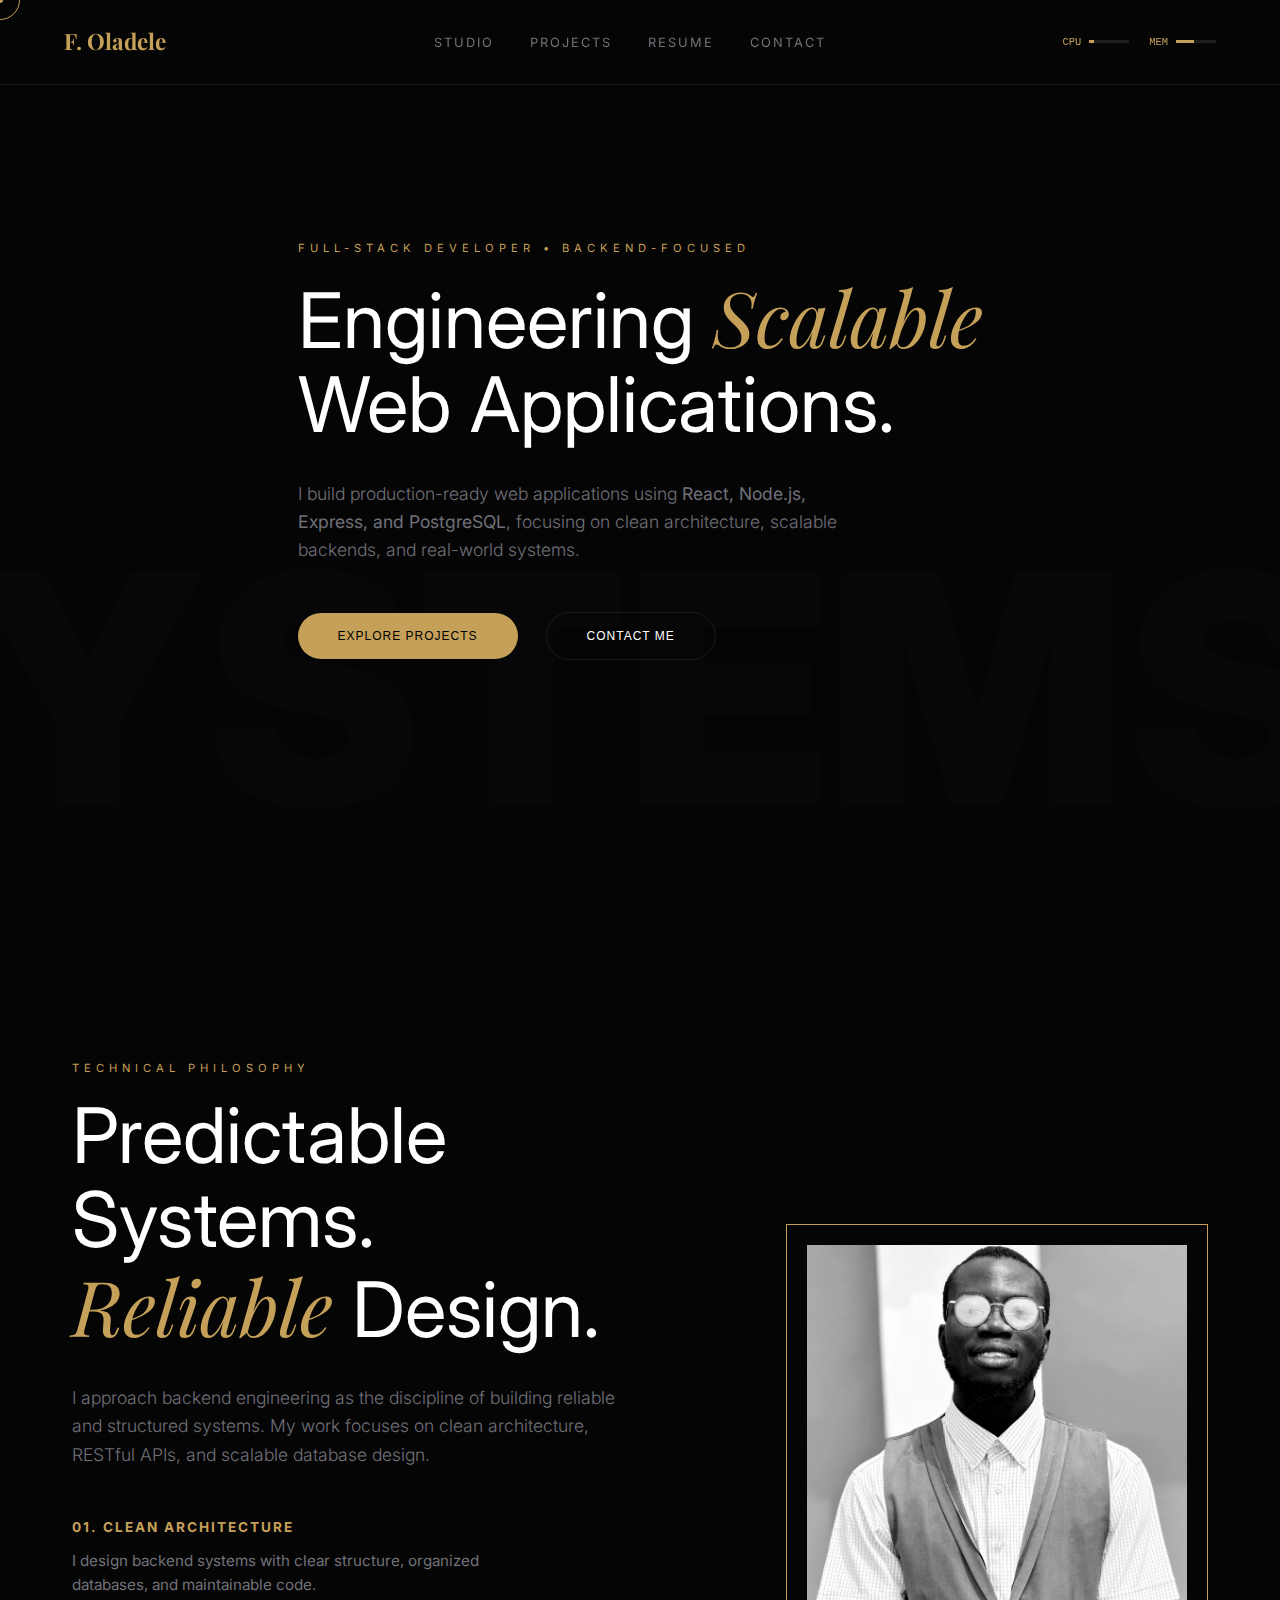
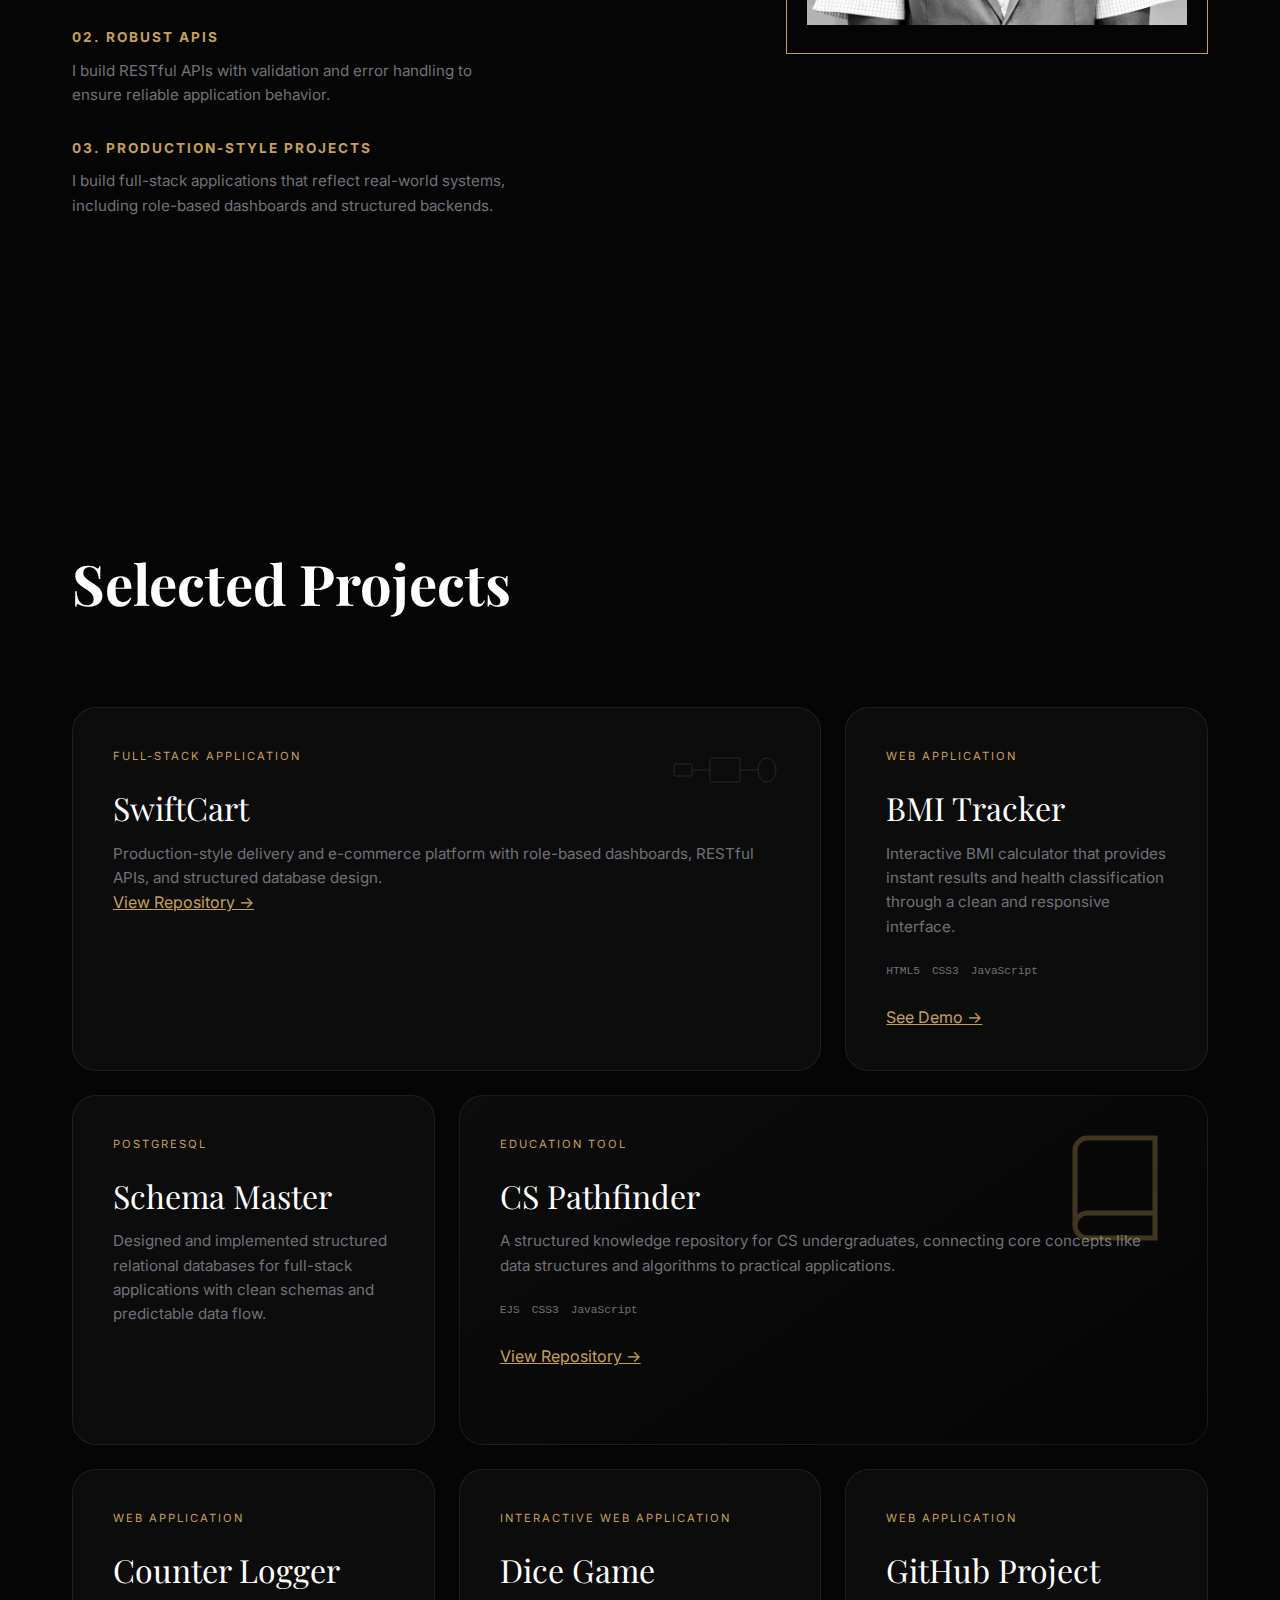
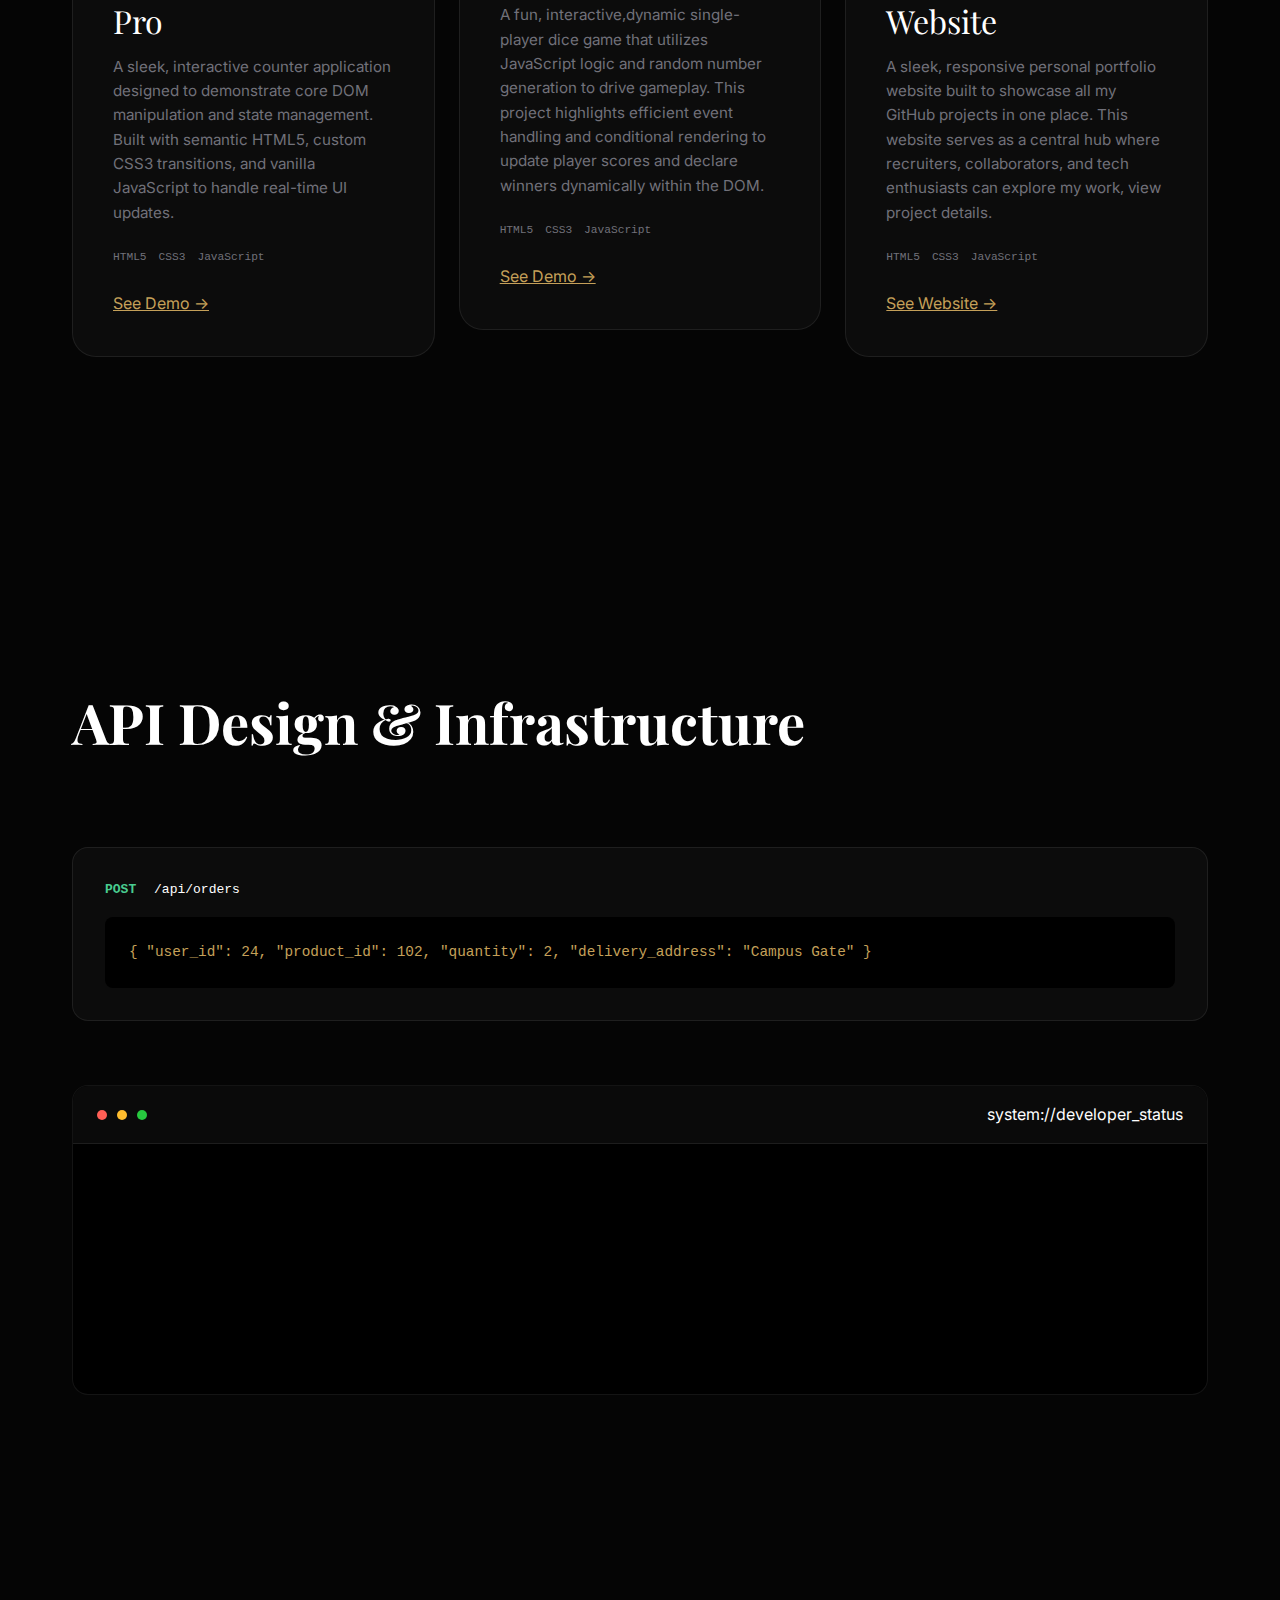
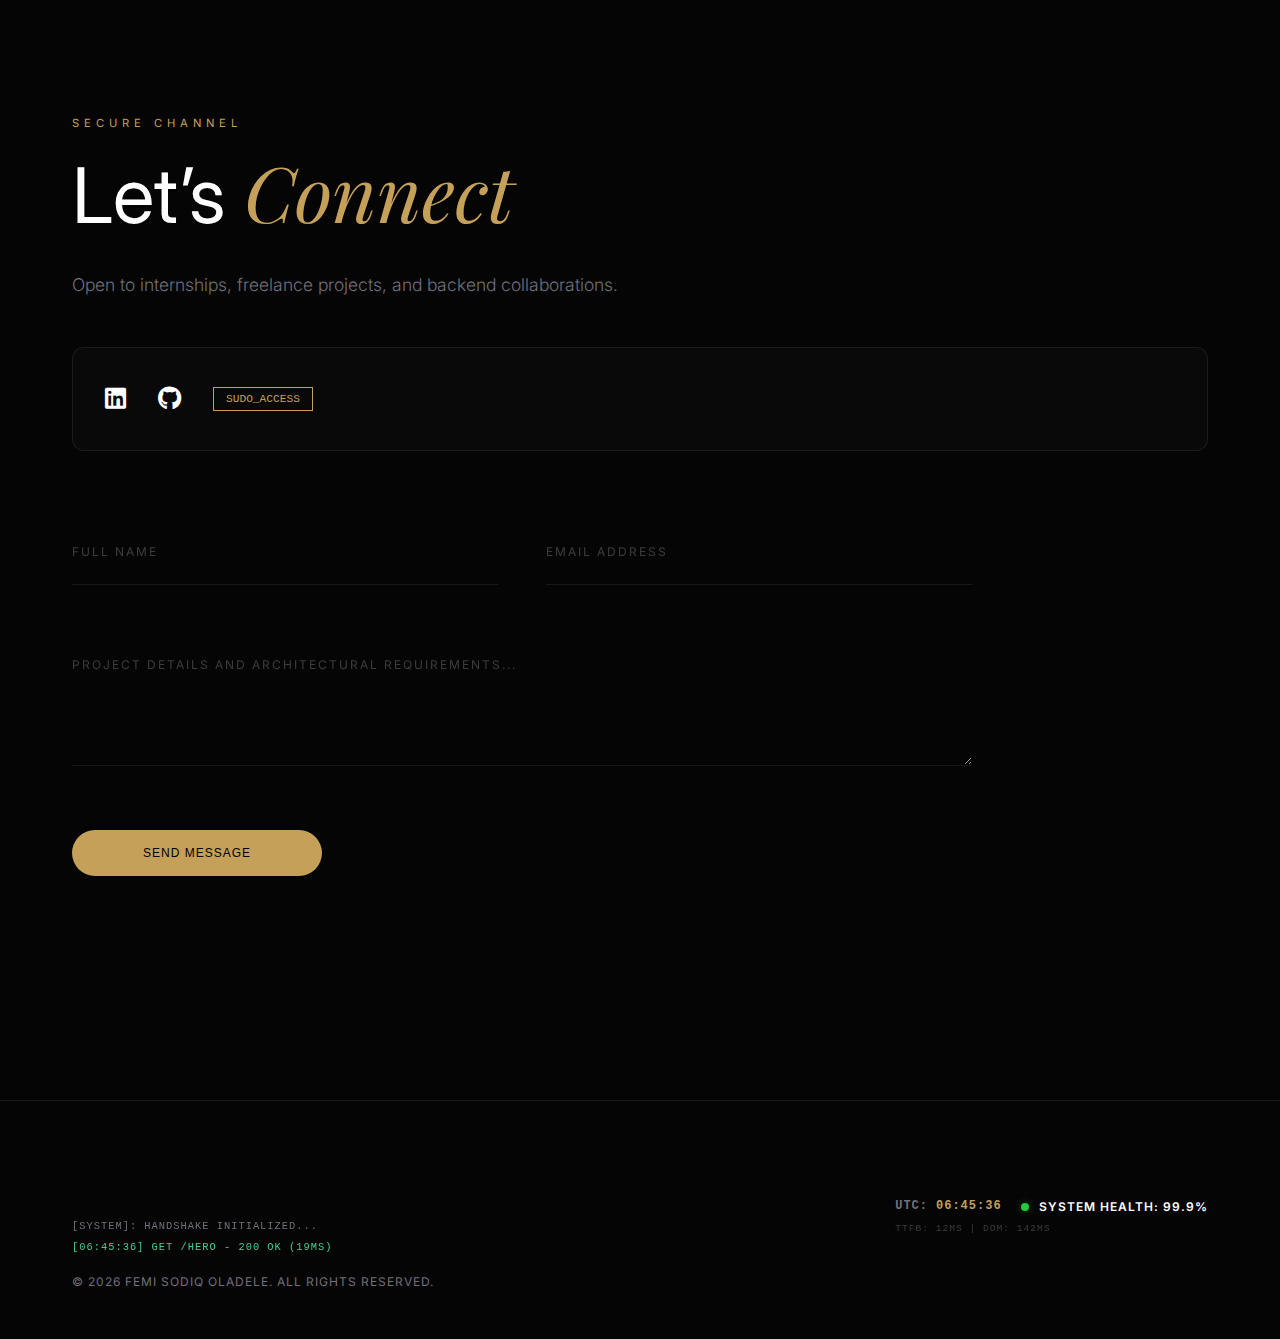
<file: index.html>
<!doctype html>
<html lang="en">
  <head>
    <meta charset="UTF-8" />
    <meta name="viewport" content="width=device-width, initial-scale=1.0" />
    <title>Femi Oladele | Software Engineer</title>
    <meta name="title" content="Femi Sodiq Oladele | Software Architect" />
    <meta
      name="description"
      content="Full Stack JavaScript Developer specializing in high-performance backends, Node.js, and relational architectures."
    />
    <meta
      name="keywords"
      content="Software Engineer, Backend Developer, Node.js, PostgreSQL, React, JavaScript, Femi Oladele"
    />
    <meta name="author" content="Femi Sodiq Oladele" />

    <meta name="theme-color" content="#050505" />
    <meta property="og:type" content="website" />
    <meta
      property="og:url"
      content="https://oluwafemi00.github.io/dev-portfolio/"
    />
    <meta
      property="og:title"
      content="Femi Sodiq Oladele | Software Engineer"
    />
    <meta
      property="og:description"
      content="Engineering Scalable Digital Backbones. View my projects, architectural logs, and resume."
    />
    <meta
      property="og:image"
      content="https://oluwafemi00.github.io/dev-portfolio/public/asset/image/og-preview.png"
    />

    <meta property="twitter:card" content="summary_large_image" />
    <meta
      property="twitter:url"
      content="https://oluwafemi00.github.io/dev-portfolio/"
    />
    <meta
      property="twitter:title"
      content="Femi Sodiq Oladele | Software Engineer"
    />
    <meta
      property="twitter:description"
      content="Engineering Scalable Digital Backbones. View my projects, architectural logs, and resume."
    />
    <meta
      property="twitter:image"
      content="https://oluwafemi00.github.io/dev-portfolio/public/asset/image/og-preview.png"
    />

    <link rel="preconnect" href="https://fonts.googleapis.com" />
    <link rel="preconnect" href="https://fonts.gstatic.com" crossorigin />

    <link
      href="https://fonts.googleapis.com/css2?family=Playfair+Display:ital,wght@0,700;1,700&family=Inter:wght@300;400;600&display=swap"
      rel="stylesheet"
    />

    <link
      rel="preload"
      href="https://cdnjs.cloudflare.com/ajax/libs/font-awesome/6.4.0/css/all.min.css"
      as="style"
      onload="
        this.onload = null;
        this.rel = 'stylesheet';
      "
    />
    <noscript
      ><link
        rel="stylesheet"
        href="https://cdnjs.cloudflare.com/ajax/libs/font-awesome/6.4.0/css/all.min.css"
    /></noscript>
    <link rel="stylesheet" href="style.css" />
    <link
      rel="icon"
      href="public/asset/image/codersrank-svgrepo-com.svg"
      type="image/svg+xml"
    />
  </head>

  <body>
    <div class="cursor-dot"></div>
    <div class="cursor-outline"></div>
    <div class="progress-bar"></div>

    <header class="navbar">
      <div class="logo-area">
        <span class="logo-text">F. Oladele</span>
      </div>

      <div class="mobile-toggle" id="mobile-menu-trigger">
        <span></span>
        <span></span>
        <span></span>
      </div>

      <nav class="nav-menu">
        <a href="#about" class="nav-link">Studio</a>
        <a href="#projects" class="nav-link">Projects</a>
        <a href="resume.html" class="nav-link">Resume</a>
        <a href="#contact" class="nav-link">Contact</a>
      </nav>

      <div class="system-monitor desktop-only">
        <div class="monitor-item">
          <span class="label">CPU</span>
          <div class="bar-bg">
            <div class="bar-fill" id="cpu-bar" style="width: 12%"></div>
          </div>
        </div>
        <div class="monitor-item">
          <span class="label">MEM</span>
          <div class="bar-bg">
            <div class="bar-fill" id="mem-bar" style="width: 44%"></div>
          </div>
        </div>
      </div>
    </header>

    <main>
      <section id="hero" class="hero-premium">
        <div class="hero-bg-text">SYSTEMS</div>
        <div class="container">
          <span class="eyebrow">Full-Stack Developer • Backend-Focused</span>
          <h1 class="statement">
            Engineering <span class="italic-serif">Scalable</span> <br />
            Web Applications.
          </h1>
          <p class="hero-description">
            I build production-ready web applications using
            <strong>React, Node.js, Express, and PostgreSQL</strong>, focusing
            on clean architecture, scalable backends, and real-world systems.
          </p>
          <div class="hero-btns">
            <button
              class="btn-premium magnetic"
              onclick="location.href = '#projects'"
            >
              Explore Projects
            </button>
            <button
              class="btn-outline magnetic"
              onclick="location.href = '#contact'"
            >
              Contact Me
            </button>
          </div>
        </div>
      </section>

      <section id="about" class="section">
        <div class="container philosophy-grid">
          <div class="philosophy-text">
            <span class="eyebrow">Technical Philosophy</span>
            <h2 class="statement">
              Predictable Systems. <br />
              <span class="italic-serif">Reliable</span> Design.
            </h2>
            <p class="hero-description">
              I approach backend engineering as the discipline of building
              reliable and structured systems. My work focuses on clean
              architecture, RESTful APIs, and scalable database design.
            </p>

            <div class="pillars">
              <article class="pillar-item">
                <h4>01. Clean Architecture</h4>
                <p>
                  I design backend systems with clear structure, organized
                  databases, and maintainable code.
                </p>
              </article>

              <article class="pillar-item">
                <h4>02. Robust APIs</h4>
                <p>
                  I build RESTful APIs with validation and error handling to
                  ensure reliable application behavior.
                </p>
              </article>

              <article class="pillar-item">
                <h4>03. Production-Style Projects</h4>
                <p>
                  I build full-stack applications that reflect real-world
                  systems, including role-based dashboards and structured
                  backends.
                </p>
              </article>
            </div>
          </div>
          <div class="philosophy-image">
            <div class="image-frame">
              <img
                src="./public/asset/image/IMG_20250210_141234_079.webp"
                alt="Femi Oladele Software Architect"
                class="elite-portrait"
                loading="lazy"
                decoding="async"
              />
            </div>
          </div>
        </div>
      </section>

      <section id="projects" class="section">
        <div class="container">
          <h2 class="section-title">Selected Projects</h2>

          <div class="bento-grid">
            <div class="bento-item wide">
              <div class="schema-mini">
                <svg viewBox="0 0 200 100" class="architecture-svg">
                  <rect
                    x="10"
                    y="40"
                    width="30"
                    height="20"
                    rx="2"
                    fill="none"
                    stroke="currentColor"
                  />
                  <path
                    d="M40 50 L70 50"
                    stroke="currentColor"
                    fill="none"
                    class="flow-line"
                  />
                  <rect
                    x="70"
                    y="30"
                    width="50"
                    height="40"
                    rx="2"
                    fill="none"
                    stroke="currentColor"
                  />
                  <path
                    d="M120 50 L150 50"
                    stroke="currentColor"
                    fill="none"
                    class="flow-line"
                  />
                  <ellipse
                    cx="165"
                    cy="50"
                    rx="15"
                    ry="20"
                    fill="none"
                    stroke="currentColor"
                  />
                </svg>
              </div>
              <div class="bento-content">
                <span class="tag">Full-Stack Application</span>
                <h3>SwiftCart</h3>
                <p>
                  Production-style delivery and e-commerce platform with
                  role-based dashboards, RESTful APIs, and structured database
                  design.
                </p>
                <div class="bento-links">
                  <a
                    href="https://github.com/Oluwafemi00/Full-Stack-Swiftcart-App"
                    target="_blank"
                    class="magnetic"
                    >View Repository →</a
                  >
                </div>
              </div>
            </div>

            <div class="bento-item">
              <div class="bento-content">
                <span class="tag">Web Application</span>
                <h3>BMI Tracker</h3>
                <p>
                  Interactive BMI calculator that provides instant results and
                  health classification through a clean and responsive
                  interface.
                </p>
              </div>
              <div class="tech-stack-mini">
                <span>HTML5</span><span>CSS3</span><span>JavaScript</span>
              </div>
              <div class="bento-links">
                <a
                  href="https://oluwafemi00.github.io/bmi-calculator-app/"
                  target="_blank"
                  class="btn-text"
                  >See Demo →</a
                >
              </div>
            </div>

            <div class="bento-item">
              <div class="bento-content">
                <span class="tag">PostgreSQL</span>
                <h3>Schema Master</h3>
                <p>
                  Designed and implemented structured relational databases for
                  full-stack applications with clean schemas and predictable
                  data flow.
                </p>
              </div>
            </div>

            <div class="bento-item wide archive-card">
              <div class="schema-mini">
                <svg
                  viewBox="0 0 24 24"
                  fill="none"
                  stroke="currentColor"
                  stroke-width="1"
                >
                  <path d="M4 19.5A2.5 2.5 0 0 1 6.5 17H20"></path>
                  <path
                    d="M6.5 2H20v20H6.5A2.5 2.5 0 0 1 4 19.5v-15A2.5 2.5 0 0 1 6.5 2z"
                  ></path>
                </svg>
              </div>

              <div class="bento-content">
                <span class="tag">Education Tool</span>
                <h3>CS Pathfinder</h3>
                <p>
                  A structured knowledge repository for CS undergraduates,
                  connecting core concepts like data structures and algorithms
                  to practical applications.
                </p>
                <div class="tech-stack-mini">
                  <span>EJS</span><span>CSS3</span><span>JavaScript</span>
                </div>
                <div class="bento-links">
                  <a
                    href="https://github.com/Oluwafemi00/CS-Pathfinder"
                    target="_blank"
                    class="btn-text"
                    >View Repository →</a
                  >
                </div>
              </div>
            </div>

            <div>
              <div class="bento-item">
                <div class="bento-content">
                  <span class="tag">Web Application</span>
                  <h3>Counter Logger Pro</h3>
                  <p>
                    A sleek, interactive counter application designed to
                    demonstrate core DOM manipulation and state management.
                    Built with semantic HTML5, custom CSS3 transitions, and
                    vanilla JavaScript to handle real-time UI updates.
                  </p>
                </div>
                <div class="tech-stack-mini">
                  <span>HTML5</span><span>CSS3</span><span>JavaScript</span>
                </div>
                <div class="bento-links">
                  <a
                    href="https://oluwafemi00.github.io/counter-App/"
                    target="_blank"
                    class="btn-text"
                    >See Demo →</a
                  >
                </div>
              </div>
            </div>
            <div>
              <div class="bento-item">
                <div class="bento-content">
                  <span class="tag">Interactive Web Application</span>
                  <h3>Dice Game</h3>
                  <p>
                    A fun, interactive,dynamic single-player dice game that
                    utilizes JavaScript logic and random number generation to
                    drive gameplay. This project highlights efficient event
                    handling and conditional rendering to update player scores
                    and declare winners dynamically within the DOM.
                  </p>
                </div>
                <div class="tech-stack-mini">
                  <span>HTML5</span><span>CSS3</span><span>JavaScript</span>
                </div>
                <div class="bento-links">
                  <a
                    href="https://oluwafemi00.github.io/Dice-Game/"
                    target="_blank"
                    class="btn-text"
                    >See Demo →</a
                  >
                </div>
              </div>
            </div>
            <div>
              <div class="bento-item">
                <div class="bento-content">
                  <span class="tag">Web Application</span>
                  <h3>GitHub Project Website</h3>
                  <p>
                    A sleek, responsive personal portfolio website built to
                    showcase all my GitHub projects in one place. This website
                    serves as a central hub where recruiters, collaborators, and
                    tech enthusiasts can explore my work, view project details.
                    <!-- and access live demos. -->
                  </p>
                </div>
                <div class="tech-stack-mini">
                  <span>HTML5</span><span>CSS3</span><span>JavaScript</span>
                </div>
                <div class="bento-links">
                  <a
                    href="https://oluwafemi00.github.io/my-project-portfolio/"
                    target="_blank"
                    class="btn-text"
                    >See Website →</a
                  >
                </div>
              </div>
            </div>
          </div>
        </div>
      </section>

      <section id="infrastructure" class="section">
        <div class="container">
          <h2 class="section-title">API Design & Infrastructure</h2>

          <div class="api-doc-card" style="margin-bottom: 4rem">
            <div class="api-endpoint">
              <span class="method post">POST</span>
              <span class="path">/api/orders</span>
            </div>

            <div class="code-block-premium">
              <code>
                { "user_id": 24, "product_id": 102, "quantity": 2,
                "delivery_address": "Campus Gate" }
              </code>
            </div>
          </div>

          <div class="terminal-premium">
            <div class="terminal-header">
              <div class="dots">
                <span class="r"></span>
                <span class="y"></span>
                <span class="g"></span>
              </div>

              <span class="terminal-title">system://developer_status</span>
            </div>

            <div class="terminal-body">
              <p class="command">> current_focus</p>
              <p class="output">
                "Building production-style full-stack applications"
              </p>

              <p class="command">> tech_stack</p>
              <p class="output">"React • Node.js • Express • PostgreSQL"</p>

              <p class="command">> project</p>
              <p class="output">"SwiftCart – Delivery & E-commerce Platform"</p>

              <p class="command">> status</p>
              <p class="status">● Actively Developing</p>
            </div>
          </div>
        </div>
      </section>

      <section id="contact" class="section contact">
        <div class="container contact-content">
          <span class="eyebrow">Secure Channel</span>
          <h2 class="statement">
            Let’s <span class="italic-serif">Connect</span>
          </h2>
          <p class="hero-description">
            Open to internships, freelance projects, and backend collaborations.
          </p>

          <div class="access-vault">
            <div class="social-links" id="standard-links">
              <a
                href="https://linkedin.com/in/sodiq-oladele"
                target="_blank"
                title="LinkedIn"
                ><i class="fab fa-linkedin"></i
              ></a>
              <a
                href="https://github.com/Oluwafemi00"
                target="_blank"
                title="GitHub"
                ><i class="fab fa-github"></i
              ></a>
              <button id="elevate-btn" class="btn-mini-terminal magnetic">
                SUDO_ACCESS
              </button>
            </div>

            <div id="elevated-links" class="hidden-links" style="display: none">
              <div class="terminal-access-line">
                <span class="tag">DECRYPTED_LINK:</span>
                <a
                  href="https://wa.me/2348130732551?text=Hello%20I%20visited%20your%20website!"
                  target="_blank"
                  class="whatsapp-link"
                >
                  <i class="fab fa-whatsapp"></i> +234 813 073 2551
                </a>
              </div>
            </div>
          </div>

          <form
            id="contact-form"
            action="https://formspree.io/f/xwvnbydy"
            method="POST"
          >
            <div class="form-row">
              <input type="text" name="name" placeholder="Full Name" required />
              <input
                type="email"
                name="email"
                placeholder="Email Address"
                required
              />
            </div>
            <textarea
              name="message"
              placeholder="Project details and architectural requirements..."
              rows="4"
              required
            ></textarea>
            <button type="submit" class="btn-premium magnetic">
              Send Message
            </button>
          </form>
        </div>
      </section>
    </main>

    <footer class="footer">
      <div class="container footer-grid">
        <div class="footer-left">
          <div class="server-logs" id="log-stream">
            <div class="log-entry initializing">
              [SYSTEM]: Handshake initialized...
            </div>
          </div>
          <p>&copy; 2026 Femi Sodiq Oladele. All rights reserved.</p>
        </div>

        <div class="footer-right">
          <div class="footer-status">
            <div class="utc-clock">
              <span class="label">UTC:</span>
              <span id="server-time">00:00:00</span>
            </div>
            <span class="status-dot"></span>
            <span class="status-text">System Health: 99.9%</span>
          </div>
          <div
            class="perf-audit"
            style="
              margin-top: 5px;
              opacity: 0.5;
              font-family: monospace;
              font-size: 0.6rem;
            "
          >
            <span id="load-time">TTFB: 12ms</span> |
            <span id="dom-ready">DOM: 142ms</span>
          </div>
        </div>
      </div>
    </footer>

    <div id="kernel-panic" class="panic-overlay" style="display: none">
      <div class="panic-content">
        <h1 class="panic-title">FATAL_EXCEPTION_0x00F1</h1>
        <div class="panic-logs" id="panic-terminal"></div>
        <div class="panic-footer">
          <p>System stability compromised by rapid-fire requests.</p>
          <p>
            Type <span class="highlight">"REBOOT"</span> to initialize recovery
            sequence.
          </p>
          <input type="text" id="panic-input" autocomplete="off" />
        </div>
      </div>
    </div>

    <script src="main.js" defer></script>
  </body>
</html>
</file>
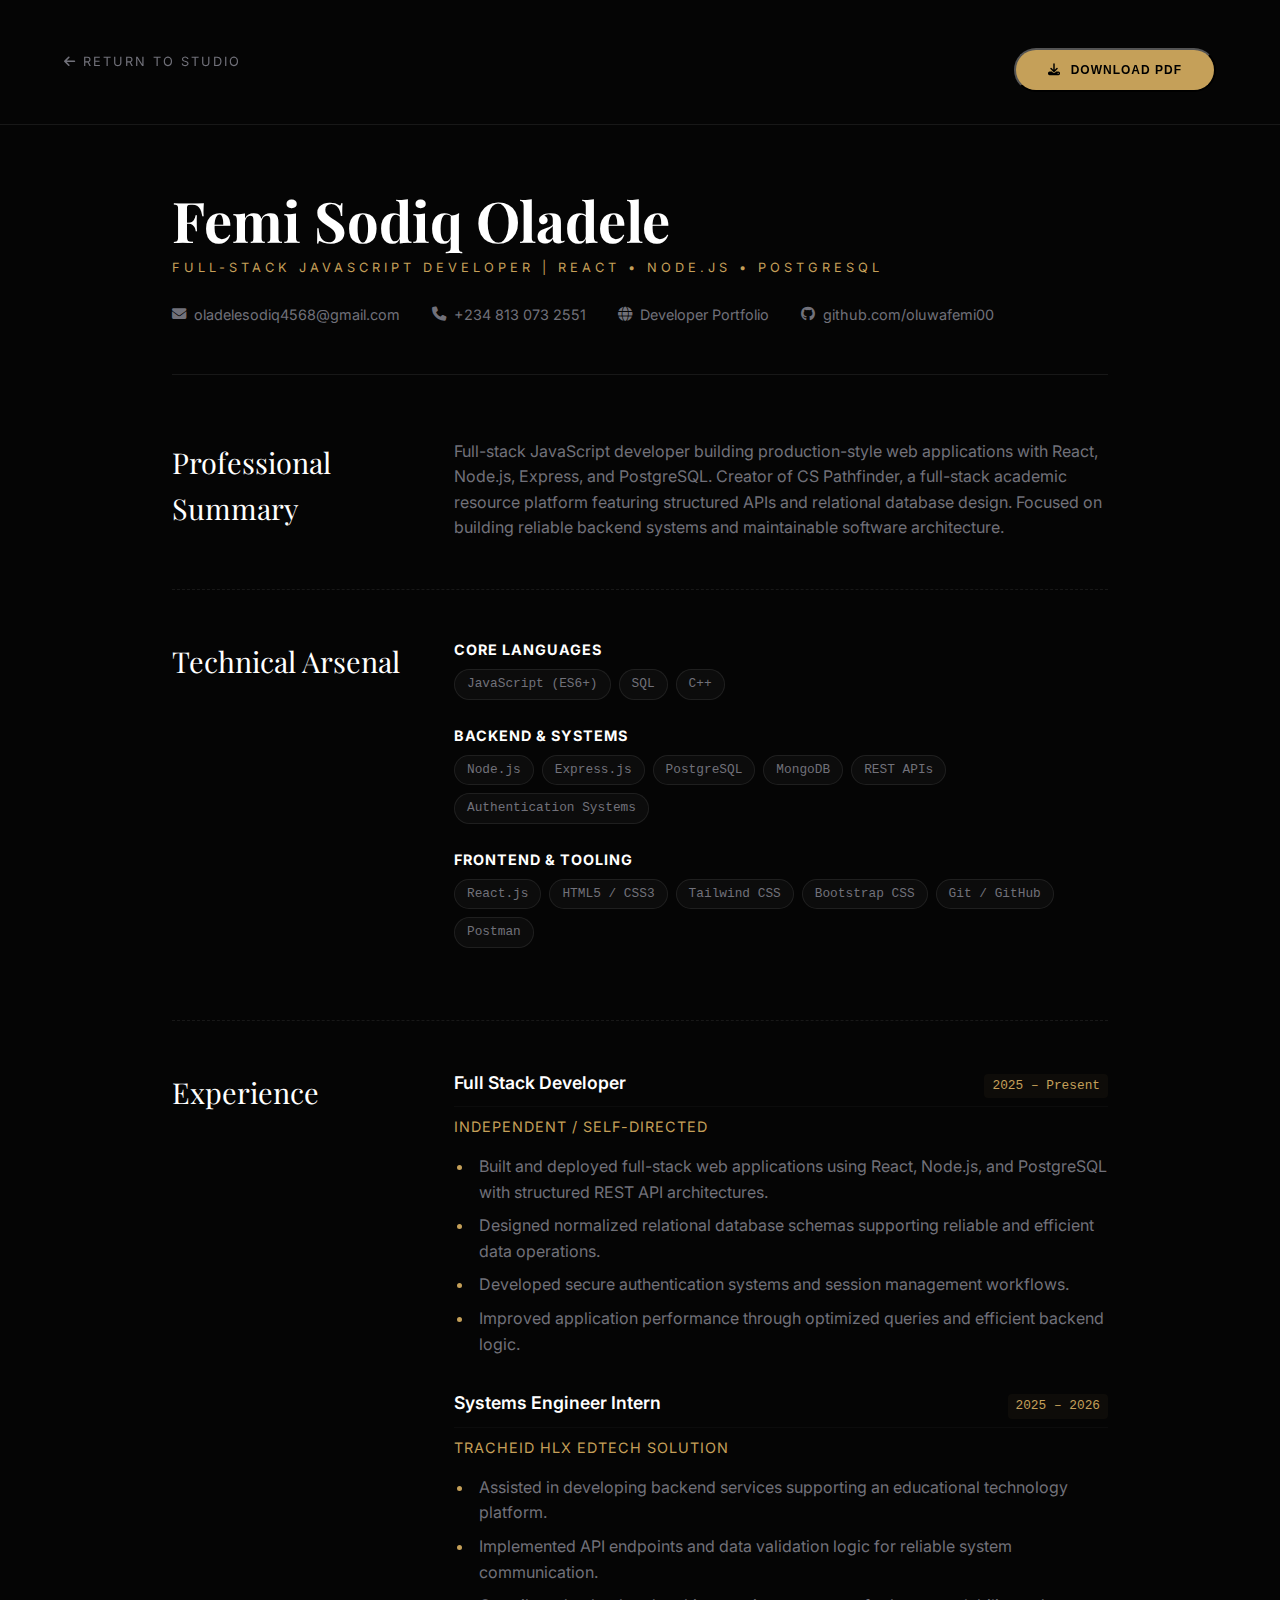
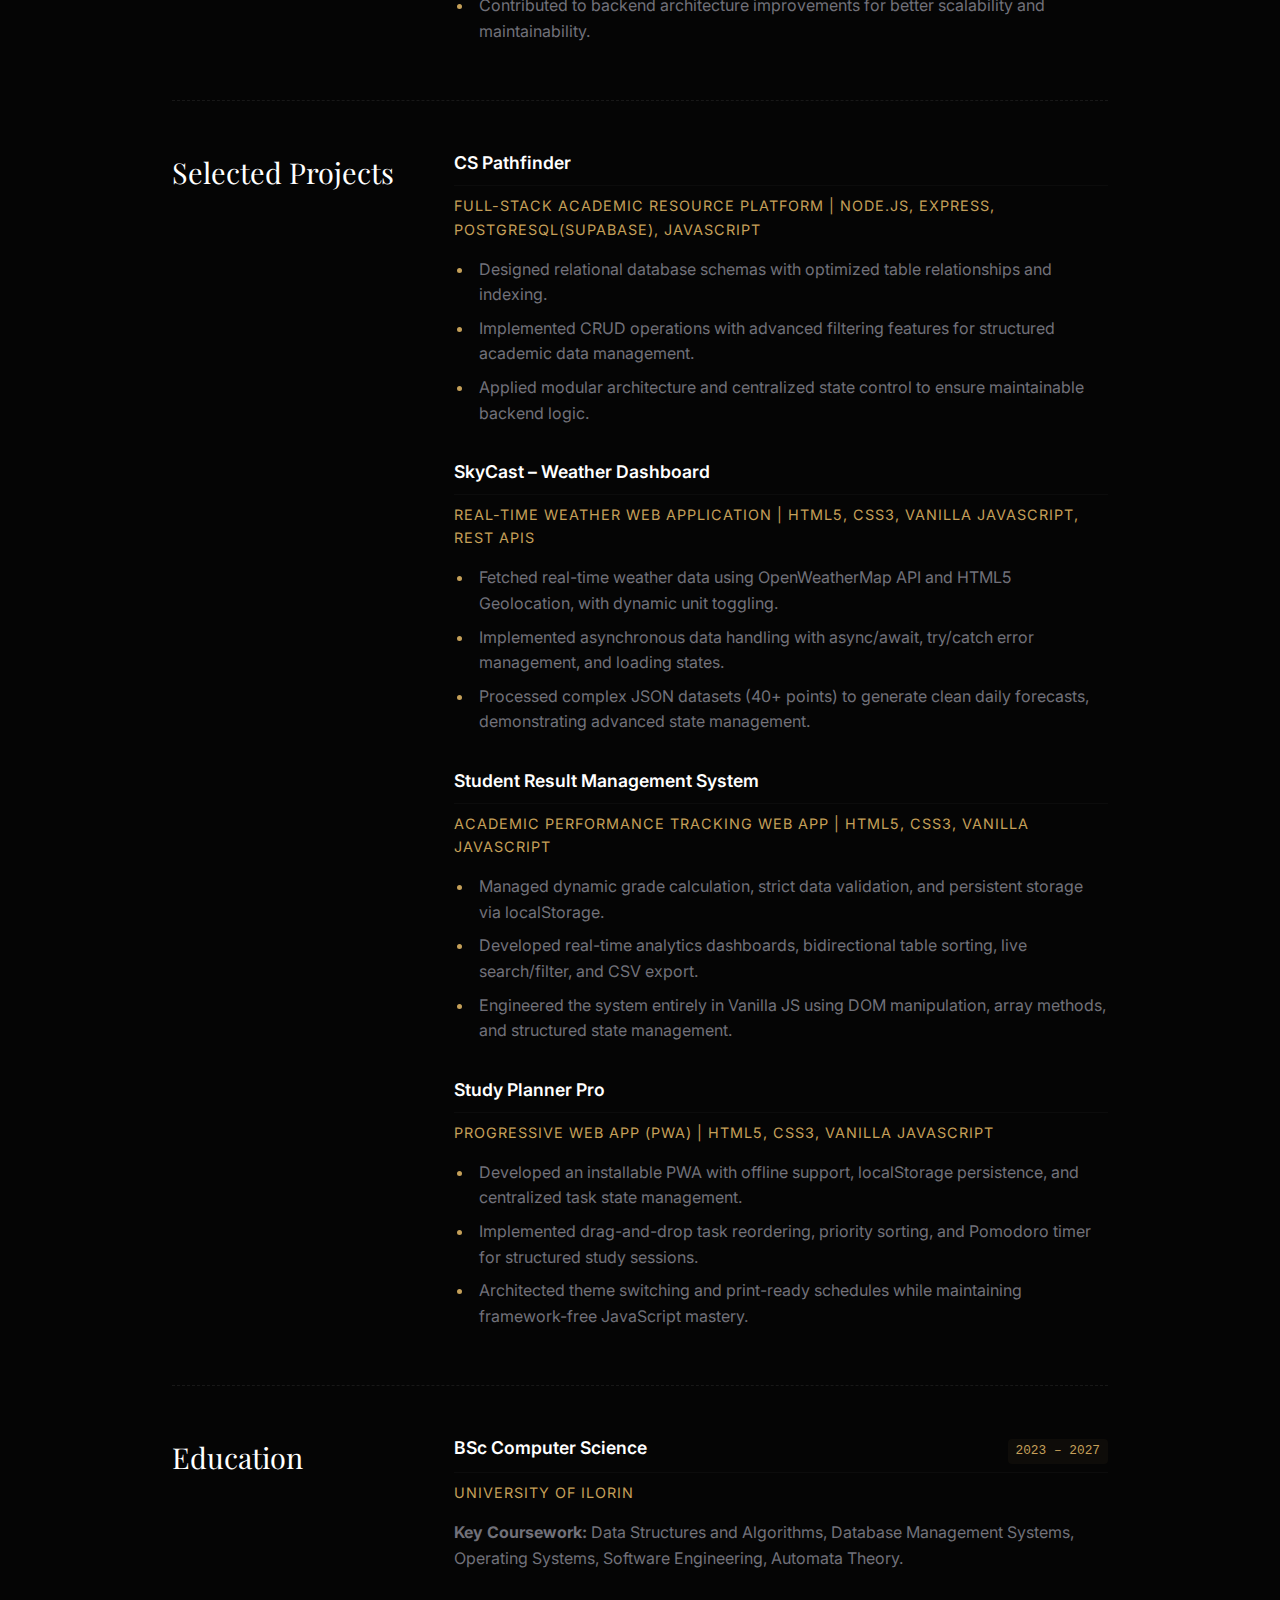
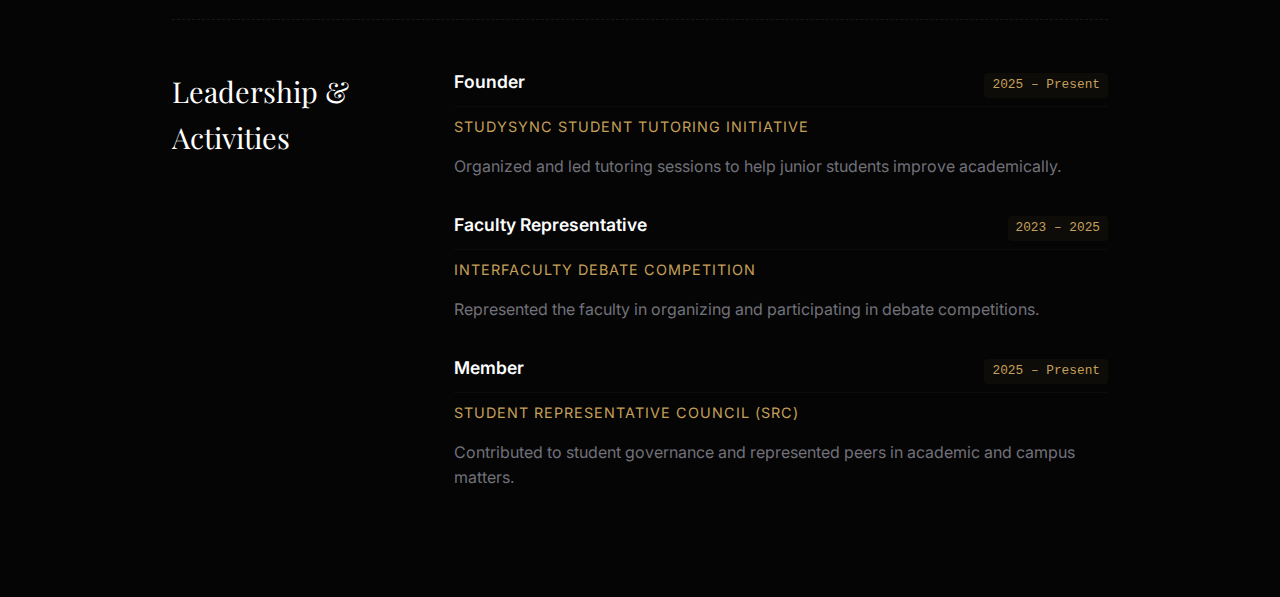
<file: resume.html>
<!doctype html>
<html lang="en">
  <head>
    <meta charset="UTF-8" />
    <meta name="viewport" content="width=device-width, initial-scale=1.0" />

    <link rel="preconnect" href="https://fonts.googleapis.com" />
    <link rel="preconnect" href="https://fonts.gstatic.com" crossorigin />

    <link
      href="https://fonts.googleapis.com/css2?family=Playfair+Display:ital,wght@0,700;1,700&family=Inter:wght@300;400;600&display=swap"
      rel="stylesheet"
    />

    <link
      rel="preload"
      href="https://cdnjs.cloudflare.com/ajax/libs/font-awesome/6.4.0/css/all.min.css"
      as="style"
      onload="
        this.onload = null;
        this.rel = 'stylesheet';
      "
    />
    <noscript
      ><link
        rel="stylesheet"
        href="https://cdnjs.cloudflare.com/ajax/libs/font-awesome/6.4.0/css/all.min.css"
    /></noscript>

    <link
      rel="icon"
      href="public/asset/image/codersrank-svgrepo-com.svg"
      type="image/svg+xml"
    />

    <title>Femi Sodiq Oladele — Software Engineer Resume</title>
    <meta name="title" content="Femi Sodiq Oladele | Software Architect" />
    <meta
      name="description"
      content="Full Stack JavaScript Developer specializing in high-performance backends, Node.js, and relational architectures."
    />
    <meta
      name="keywords"
      content="Software Engineer, Backend Developer, Node.js, PostgreSQL, React, JavaScript, Femi Oladele"
    />
    <meta name="author" content="Femi Sodiq Oladele" />

    <meta name="theme-color" content="#050505" />

    <style>
      /* --- Elite Gold & Slate Design System --- */
      :root {
        --bg: #050505;
        --surface: #0c0c0c;
        --accent: #c5a059; /* Champagne Gold */
        --text-main: #ffffff;
        --text-dim: #71717a;
        --border: rgba(255, 255, 255, 0.08);
        --font-serif: "Playfair Display", serif;
        --font-sans: "Inter", sans-serif;
      }

      * {
        box-sizing: border-box;
        margin: 0;
        padding: 0;
      }

      body {
        background: var(--bg);
        color: var(--text-dim);
        font-family: var(--font-sans);
        line-height: 1.6;
        -webkit-font-smoothing: antialiased;
      }

      /* --- App-like Navigation --- */
      .resume-nav {
        padding: 2rem 5%;
        border-bottom: 1px solid var(--border);
        display: flex;
        justify-content: space-between;
        align-items: center;
        background: rgba(5, 5, 5, 0.9);
        backdrop-filter: blur(10px);
        position: sticky;
        top: 0;
        z-index: 100;
      }

      .back-link {
        color: var(--text-dim);
        text-decoration: none;
        font-size: 0.8rem;
        text-transform: uppercase;
        letter-spacing: 2px;
        transition: 0.3s;
      }
      .back-link:hover {
        color: var(--accent);
      }

      /* --- Layout Grid --- */
      main {
        max-width: 1000px;
        margin: 4rem auto;
        padding: 0 2rem;
      }

      /* --- Header Section --- */
      header {
        margin-bottom: 4rem;
        border-bottom: 1px solid var(--border);
        padding-bottom: 3rem;
      }
      header h1 {
        font-family: var(--font-serif);
        font-size: 3.5rem;
        color: var(--text-main);
        line-height: 1.1;
        margin-bottom: 0.5rem;
      }
      header .title {
        color: var(--accent);
        text-transform: uppercase;
        letter-spacing: 4px;
        font-size: 0.8rem;
        display: block;
        margin-bottom: 1.5rem;
      }

      .contact-grid {
        display: flex;
        gap: 2rem;
        flex-wrap: wrap;
        font-size: 0.9rem;
      }
      .contact-grid a {
        color: var(--text-dim);
        text-decoration: none;
        display: flex;
        align-items: center;
        gap: 8px;
        transition: 0.3s;
      }
      .contact-grid a:hover {
        color: var(--accent);
      }

      /* --- Two-Column Resume Sections --- */
      .resume-section {
        display: grid;
        grid-template-columns: 250px 1fr;
        gap: 2rem;
        margin-bottom: 3rem;
        padding-bottom: 3rem;
        border-bottom: 1px dashed var(--border);
      }
      .resume-section:last-child {
        border-bottom: none;
      }

      h2 {
        font-family: var(--font-serif);
        font-size: 1.8rem;
        color: var(--text-main);
        font-weight: 400;
      }

      /* --- Items (Experience/Projects) --- */
      .item {
        margin-bottom: 2rem;
      }
      .item:last-child {
        margin-bottom: 0;
      }

      .item-header {
        display: flex;
        justify-content: space-between;
        align-items: baseline;
        margin-bottom: 0.5rem;
        border-bottom: 1px solid rgba(255, 255, 255, 0.03);
        padding-bottom: 0.5rem;
      }
      .item-header h3 {
        color: var(--text-main);
        font-size: 1.1rem;
        font-weight: 600;
      }
      .date-badge {
        font-family: monospace;
        font-size: 0.8rem;
        color: var(--accent);
        background: rgba(197, 160, 89, 0.05);
        padding: 2px 8px;
        border-radius: 4px;
      }

      .item-role {
        color: var(--accent);
        font-size: 0.9rem;
        margin-bottom: 1rem;
        text-transform: uppercase;
        letter-spacing: 1px;
      }

      ul {
        margin: 10px 0 0 20px;
        color: var(--text-dim);
      }
      ul li {
        margin-bottom: 8px;
        padding-left: 5px;
      }
      ul li::marker {
        color: var(--accent);
      }

      /* --- Tech Skills Tags --- */
      .skills-group {
        margin-bottom: 1.5rem;
      }
      .skills-group strong {
        display: block;
        color: var(--text-main);
        margin-bottom: 0.5rem;
        font-size: 0.9rem;
        text-transform: uppercase;
        letter-spacing: 1px;
      }
      .tags {
        display: flex;
        flex-wrap: wrap;
        gap: 8px;
      }
      .tag {
        background: rgba(255, 255, 255, 0.03);
        border: 1px solid var(--border);
        color: var(--text-dim);
        padding: 4px 12px;
        border-radius: 100px;
        font-size: 0.8rem;
        font-family: monospace;
      }

      /* --- Download Button --- */
      .btn-premium {
        background: var(--accent);
        color: #000;
        padding: 0.8rem 2rem;
        border-radius: 100px;
        text-transform: uppercase;
        letter-spacing: 1px;
        font-size: 0.75rem;
        text-decoration: none;
        display: inline-flex;
        align-items: center;
        gap: 10px;
        transition: 0.3s;
        margin-top: 1rem;
        font-weight: 600;
      }
      .btn-premium:hover {
        box-shadow: 0 0 20px rgba(197, 160, 89, 0.3);
        transform: translateY(-2px);
      }

      /* --- Responsive --- */
      @media (max-width: 768px) {
        .resume-section {
          grid-template-columns: 1fr;
          gap: 1rem;
        }
        header h1 {
          font-size: 2.5rem;
        }
        .item-header {
          flex-direction: column;
          gap: 5px;
        }
      }

      /* --- PRINT OPTIMIZATION (God-Tier) --- */
      @media print {
        @page {
          margin: 1.5cm;
        }
        body {
          background: #ffffff !important;
          color: #333333 !important;
          font-size: 11pt;
        }
        .resume-nav,
        .btn-premium {
          display: none !important;
        }

        main {
          margin: 0;
          padding: 0;
          max-width: 100%;
        }
        header {
          border-bottom: 2px solid #000;
          padding-bottom: 1.5rem;
          margin-bottom: 2rem;
        }
        header h1 {
          color: #000 !important;
          font-size: 28pt;
        }
        .title {
          color: #555 !important;
        }
        .contact-grid a {
          color: #333 !important;
        }

        .resume-section {
          grid-template-columns: 200px 1fr;
          border-bottom: 1px solid #eeeeee;
          padding-bottom: 2rem;
          margin-bottom: 2rem;
          page-break-inside: avoid;
        }
        h2 {
          color: #000 !important;
          font-size: 14pt;
        }

        .item-header h3 {
          color: #000 !important;
        }
        .item-role,
        .date-badge {
          color: #555 !important;
          font-weight: bold;
          background: transparent;
          padding: 0;
        }
        ul li::marker {
          color: #000;
        }

        .tag {
          border: 1px solid #ccc;
          color: #333;
        }
      }
    </style>
  </head>

  <body>
    <header class="resume-nav">
      <a href="index.html" class="back-link"
        ><i class="fas fa-arrow-left"></i> Return to Studio</a
      >
      <button id="download-pdf-btn" class="btn-premium">
        <i class="fas fa-download"></i> Download PDF
      </button>
    </header>

    <main>
      <header>
        <h1>Femi Sodiq Oladele</h1>
        <span class="title"
          >Full-Stack JavaScript Developer | React • Node.js • PostgreSQL</span
        >

        <div class="contact-grid">
          <a href="mailto:oladelesodiq4568@gmail.com"
            ><i class="fas fa-envelope"></i> oladelesodiq4568@gmail.com</a
          >
          <a href="tel:+2348130732551"
            ><i class="fas fa-phone"></i> +234 813 073 2551</a
          >
          <a href="https://oluwafemi00.github.io/dev-portfolio/" target="_blank"
            ><i class="fas fa-globe"></i> Developer Portfolio</a
          >
          <a href="https://github.com/oluwafemi00" target="_blank"
            ><i class="fab fa-github"></i> github.com/oluwafemi00</a
          >
        </div>
      </header>

      <section class="resume-section">
        <h2>Professional Summary</h2>
        <div>
          <p>
            Full-stack JavaScript developer building production-style web
            applications with React, Node.js, Express, and PostgreSQL. Creator
            of CS Pathfinder, a full-stack academic resource platform featuring
            structured APIs and relational database design. Focused on building
            reliable backend systems and maintainable software architecture.
          </p>
        </div>
      </section>

      <section class="resume-section">
        <h2>Technical Arsenal</h2>
        <div>
          <div class="skills-group">
            <strong>Core Languages</strong>
            <div class="tags">
              <span class="tag">JavaScript (ES6+)</span>
              <span class="tag">SQL</span>
              <span class="tag">C++</span>
            </div>
          </div>

          <div class="skills-group">
            <strong>Backend & Systems</strong>
            <div class="tags">
              <span class="tag">Node.js</span>
              <span class="tag">Express.js</span>
              <span class="tag">PostgreSQL</span>
              <span class="tag">MongoDB</span>
              <span class="tag">REST APIs</span>
              <span class="tag">Authentication Systems</span>
            </div>
          </div>

          <div class="skills-group">
            <strong>Frontend & Tooling</strong>
            <div class="tags">
              <span class="tag">React.js</span>
              <span class="tag">HTML5 / CSS3</span>
              <span class="tag">Tailwind CSS</span>
              <span class="tag">Bootstrap CSS</span>
              <span class="tag">Git / GitHub</span>
              <span class="tag">Postman</span>
            </div>
          </div>
        </div>
      </section>

      <section class="resume-section">
        <h2>Experience</h2>
        <div>
          <article class="item">
            <div class="item-header">
              <h3>Full Stack Developer</h3>
              <span class="date-badge">2025 – Present</span>
            </div>

            <div class="item-role">Independent / Self-directed</div>

            <ul>
              <li>
                Built and deployed full-stack web applications using React,
                Node.js, and PostgreSQL with structured REST API architectures.
              </li>

              <li>
                Designed normalized relational database schemas supporting
                reliable and efficient data operations.
              </li>

              <li>
                Developed secure authentication systems and session management
                workflows.
              </li>

              <li>
                Improved application performance through optimized queries and
                efficient backend logic.
              </li>
            </ul>
          </article>

          <article class="item">
            <div class="item-header">
              <h3>Systems Engineer Intern</h3>
              <span class="date-badge">2025 – 2026</span>
            </div>

            <div class="item-role">Tracheid HLX Edtech Solution</div>

            <ul>
              <li>
                Assisted in developing backend services supporting an
                educational technology platform.
              </li>
              <li>
                Implemented API endpoints and data validation logic for reliable
                system communication.
              </li>
              <li>
                Contributed to backend architecture improvements for better
                scalability and maintainability.
              </li>
            </ul>
          </article>
        </div>
      </section>

      <section class="resume-section">
        <h2>Selected Projects</h2>
        <div>
          <!-- 1. SwiftCart -->
          <!-- <article class="item">
            <div class="item-header">
              <h3>SwiftCart</h3>
            </div>
            <div class="item-role">
              Full-Stack Delivery & E-Commerce Platform | PostgreSQL, Express,
              React, Node.js
            </div>
            <ul>
              <li>
                Built role-based dashboards for customers, sellers, and riders,
                implementing secure RESTful APIs.
              </li>
              <li>
                Developed persistent cart functionality with structured database
                relationships for scalable operations.
              </li>
              <li>
                Engineered end-to-end full-stack functionality emphasizing
                modular architecture and performance.
              </li>
            </ul>
          </article> -->

          <!-- 2. CS Pathfinder -->
          <article class="item">
            <div class="item-header">
              <h3>CS Pathfinder</h3>
            </div>
            <div class="item-role">
              Full-Stack Academic Resource Platform | Node.js, Express,
              PostgreSQL(Supabase), JavaScript
            </div>
            <ul>
              <li>
                Designed relational database schemas with optimized table
                relationships and indexing.
              </li>
              <li>
                Implemented CRUD operations with advanced filtering features for
                structured academic data management.
              </li>
              <li>
                Applied modular architecture and centralized state control to
                ensure maintainable backend logic.
              </li>
            </ul>
          </article>

          <!-- 3. SkyCast – Weather Dashboard -->
          <article class="item">
            <div class="item-header">
              <h3>SkyCast – Weather Dashboard</h3>
            </div>
            <div class="item-role">
              Real-Time Weather Web Application | HTML5, CSS3, Vanilla
              JavaScript, REST APIs
            </div>
            <ul>
              <li>
                Fetched real-time weather data using OpenWeatherMap API and
                HTML5 Geolocation, with dynamic unit toggling.
              </li>
              <li>
                Implemented asynchronous data handling with async/await,
                try/catch error management, and loading states.
              </li>
              <li>
                Processed complex JSON datasets (40+ points) to generate clean
                daily forecasts, demonstrating advanced state management.
              </li>
            </ul>
          </article>

          <!-- 4. Student Result Management System -->
          <article class="item">
            <div class="item-header">
              <h3>Student Result Management System</h3>
            </div>
            <div class="item-role">
              Academic Performance Tracking Web App | HTML5, CSS3, Vanilla
              JavaScript
            </div>
            <ul>
              <li>
                Managed dynamic grade calculation, strict data validation, and
                persistent storage via localStorage.
              </li>
              <li>
                Developed real-time analytics dashboards, bidirectional table
                sorting, live search/filter, and CSV export.
              </li>
              <li>
                Engineered the system entirely in Vanilla JS using DOM
                manipulation, array methods, and structured state management.
              </li>
            </ul>
          </article>

          <!-- Honorable Mention: Study Planner Pro -->
          <article class="item">
            <div class="item-header">
              <h3>Study Planner Pro</h3>
            </div>
            <div class="item-role">
              Progressive Web App (PWA) | HTML5, CSS3, Vanilla JavaScript
            </div>
            <ul>
              <li>
                Developed an installable PWA with offline support, localStorage
                persistence, and centralized task state management.
              </li>
              <li>
                Implemented drag-and-drop task reordering, priority sorting, and
                Pomodoro timer for structured study sessions.
              </li>
              <li>
                Architected theme switching and print-ready schedules while
                maintaining framework-free JavaScript mastery.
              </li>
            </ul>
          </article>
        </div>
      </section>

      <section class="resume-section">
        <h2>Education</h2>
        <div>
          <article class="item">
            <div class="item-header">
              <h3>BSc Computer Science</h3>
              <span class="date-badge">2023 – 2027</span>
            </div>

            <div class="item-role">University of Ilorin</div>

            <p style="margin-top: 10px; color: var(--text-dim)">
              <strong>Key Coursework:</strong>
              Data Structures and Algorithms, Database Management Systems,
              Operating Systems, Software Engineering, Automata Theory.
            </p>
          </article>
        </div>
      </section>
      <section class="resume-section">
        <h2>Leadership & Activities</h2>
        <div>
          <article class="item">
            <div class="item-header">
              <h3>Founder</h3>
              <span class="date-badge">2025 – Present</span>
            </div>
            <div class="item-role">StudySync Student Tutoring Initiative</div>
            <p style="margin-top: 10px; color: var(--text-dim)">
              Organized and led tutoring sessions to help junior students
              improve academically.
            </p>
          </article>

          <!-- <article class="item">
            <div class="item-header">
              <h3>Member</h3>
              <span class="date-badge">2023 – Present</span>
            </div>
            <div class="item-role">Faculty Debate & Quiz Club</div>
            <p style="margin-top: 10px; color: var(--text-dim)">
              Actively participated in debates and quiz competitions
              representing the faculty.
            </p>
          </article> -->

          <article class="item">
            <div class="item-header">
              <h3>Faculty Representative</h3>
              <span class="date-badge">2023 – 2025</span>
            </div>
            <div class="item-role">Interfaculty Debate Competition</div>
            <p style="margin-top: 10px; color: var(--text-dim)">
              Represented the faculty in organizing and participating in debate
              competitions.
            </p>
          </article>

          <article class="item">
            <div class="item-header">
              <h3>Member</h3>
              <span class="date-badge">2025 – Present</span>
            </div>
            <div class="item-role">Student Representative Council (SRC)</div>
            <p style="margin-top: 10px; color: var(--text-dim)">
              Contributed to student governance and represented peers in
              academic and campus matters.
            </p>
          </article>
        </div>
      </section>
    </main>
    <script defer>
      // Elite Native PDF Generation
      document
        .getElementById("download-pdf-btn")
        .addEventListener("click", () => {
          // 1. Optional: Temporarily change the document title so the saved PDF has a clean filename
          const originalTitle = document.title;
          document.title = "Femi_Sodiq_Oladele_Software_Engineer_Resume";

          // 2. Trigger the browser's native print dialogue
          // (Our @media print CSS will automatically format it perfectly for A4/Letter size)
          window.print();

          // 3. Restore the original website title after the print dialogue closes
          setTimeout(() => {
            document.title = originalTitle;
          }, 1000);
        });
    </script>
  </body>
</html>
</file>
<file: style.css>
/* ==========================================================================
   GLOBAL VARIABLES & ELITE PALETTE
   ========================================================================== */
:root {
  --bg: #050505;
  --surface: #0c0c0c;
  --accent: #c5a059; /* Elite Champagne Gold */
  --text-main: #ffffff;
  --text-dim: #71717a;
  --border: rgba(255, 255, 255, 0.08);
  --font-serif: "Playfair Display", serif;
  --font-sans: "Inter", sans-serif;
  --transition: 0.6s cubic-bezier(0.16, 1, 0.3, 1);
}

/* ==========================================================================
   BASE INFRASTRUCTURE
   ========================================================================== */
* {
  margin: 0;
  padding: 0;
  box-sizing: border-box;
  cursor: none !important; /* Forces custom cursor */
}

html {
  scroll-behavior: smooth;
}

body {
  background-color: var(--bg);
  color: var(--text-main);
  font-family: var(--font-sans);
  line-height: 1.6;
  overflow-x: hidden;
}

.container {
  max-width: 1200px;
  margin: 0 auto;
  padding: 0 2rem;
}

.italic-serif {
  font-family: var(--font-serif);
  font-style: italic;
  color: var(--accent);
}

.section {
  padding: 10rem 0;
}

/* ==========================================================================
   SCROLLBAR & PROGRESS BAR
   ========================================================================== */
::-webkit-scrollbar {
  width: 4px;
}
::-webkit-scrollbar-track {
  background: var(--bg);
}
::-webkit-scrollbar-thumb {
  background: linear-gradient(
    to bottom,
    transparent,
    var(--accent),
    transparent
  );
  border-radius: 10px;
}

.progress-bar {
  position: fixed;
  top: 0;
  left: 0;
  height: 2px;
  background: var(--accent);
  z-index: 1000;
  width: 0%;
}

/* ==========================================================================
   CUSTOM CURSOR (Desktop Only)
   ========================================================================== */
.cursor-dot,
.cursor-outline {
  pointer-events: none;
  position: fixed;
  top: 0;
  left: 0;
  transform: translate(-50%, -50%); /* Centers the cursor */
  border-radius: 50%;
  z-index: 9999;
}

.cursor-dot {
  width: 6px;
  height: 6px;
  background-color: var(--accent);
}

.cursor-outline {
  width: 40px;
  height: 40px;
  border: 1px solid var(--accent);
  transition: opacity 0.3s ease;
}

/* Disable custom cursor natively on touch devices */
@media (pointer: coarse) {
  * {
    cursor: auto !important;
  }
  .cursor-dot,
  .cursor-outline {
    display: none !important;
  }
}

/* ==========================================================================
   NAVBAR & SYSTEM MONITOR
   ========================================================================== */
.navbar {
  padding: 1.5rem 5%;
  display: flex;
  justify-content: space-between;
  align-items: center;
  position: fixed;
  width: 100%;
  top: 0;
  z-index: 100;
  backdrop-filter: blur(15px);
  border-bottom: 1px solid var(--border);
}

.logo-text {
  font-family: var(--font-serif);
  font-size: 1.4rem;
  color: var(--accent);
  font-weight: 700;
}

.nav-link {
  color: var(--text-dim);
  text-decoration: none;
  margin-left: 2rem;
  font-size: 0.8rem;
  text-transform: uppercase;
  letter-spacing: 2px;
  transition: 0.3s;
}

.nav-link:hover {
  color: var(--accent);
}

.system-monitor {
  display: flex;
  gap: 20px;
  font-family: monospace;
  font-size: 0.65rem;
  color: var(--accent);
}

.monitor-item {
  display: flex;
  align-items: center;
  gap: 8px;
}
.bar-bg {
  width: 40px;
  height: 3px;
  background: rgba(255, 255, 255, 0.1);
  overflow: hidden;
}
.bar-fill {
  height: 100%;
  background: var(--accent);
  transition: width 0.8s ease;
}

.mobile-toggle {
  display: none;
  flex-direction: column;
  gap: 6px;
  cursor: pointer;
  z-index: 1001;
}

.mobile-toggle span {
  width: 25px;
  height: 2px;
  background: var(--accent);
  transition: 0.3s;
}

/* ==========================================================================
   HERO SECTION
   ========================================================================== */
.hero-premium {
  height: 100vh;
  display: flex;
  align-items: center;
  position: relative;
}

.hero-bg-text {
  position: absolute;
  font-size: 25vw;
  font-weight: 900;
  color: rgba(255, 255, 255, 0.01);
  z-index: -1;
  bottom: -5%;
  right: -5%;
  pointer-events: none;
}

.eyebrow {
  color: var(--accent);
  text-transform: uppercase;
  letter-spacing: 5px;
  font-size: 0.7rem;
  margin-bottom: 1rem;
  display: block;
}

.statement {
  font-size: clamp(2.5rem, 6vw, 5rem);
  line-height: 1.1;
  margin-bottom: 2rem;
  font-weight: 400;
}

.hero-description {
  max-width: 550px;
  color: var(--text-dim);
  font-size: 1.1rem;
  margin-bottom: 3rem;
  font-weight: 300;
}

/* ==========================================================================
   BUTTONS
   ========================================================================== */
.btn-premium,
.btn-outline {
  padding: 1rem 2.5rem;
  border-radius: 100px;
  text-transform: uppercase;
  letter-spacing: 1px;
  font-size: 0.75rem;
  transition: var(--transition);
  border: none;
  margin-right: 1.5rem;
  display: inline-block;
}

.btn-premium {
  background: var(--accent);
  color: #000;
}
.btn-outline {
  background: transparent;
  border: 1px solid var(--border);
  color: #fff;
}
.btn-premium:hover {
  box-shadow: 0 0 20px rgba(197, 160, 89, 0.3);
}

/* ==========================================================================
   TECHNICAL PHILOSOPHY
   ========================================================================== */
.philosophy-grid {
  display: grid;
  grid-template-columns: 1.2fr 0.8fr;
  gap: 80px;
  align-items: center;
}

.pillars {
  margin-top: 40px;
  display: grid;
  gap: 30px;
}
.pillar-item h4 {
  color: var(--accent);
  font-size: 0.85rem;
  text-transform: uppercase;
  letter-spacing: 2px;
  margin-bottom: 10px;
}
.pillar-item p {
  color: var(--text-dim);
  font-size: 0.95rem;
  max-width: 450px;
}

.image-frame {
  border: 1px solid var(--accent);
  padding: 20px;
}
.elite-portrait {
  width: 100%;
  filter: grayscale(100%) contrast(110%);
  transition: var(--transition);
}
.image-frame:hover .elite-portrait {
  filter: grayscale(0%) contrast(100%);
}

/* ==========================================================================
   BENTO PORTFOLIO GRID
   ========================================================================== */
.section-title {
  font-family: var(--font-serif);
  font-size: 3.5rem;
  margin-bottom: 5rem;
  text-align: left;
}

.bento-grid {
  display: grid;
  grid-template-columns: repeat(3, 1fr);
  grid-auto-rows: minmax(350px, auto);
  gap: 1.5rem;
}

.bento-item {
  background: var(--surface);
  border: 1px solid var(--border);
  border-radius: 24px;
  padding: 2.5rem;
  display: flex;
  flex-direction: column;
  justify-content: space-between;
  transition: var(--transition);
  position: relative;
  overflow: hidden;
}

.bento-item.wide {
  grid-column: span 2;
}
.bento-item:hover {
  border-color: var(--accent);
  transform: translateY(-6px);
  background: linear-gradient(145deg, #111111, var(--surface));
  box-shadow:
    0 10px 30px -10px rgba(197, 160, 89, 0.1),
    0 20px 40px -20px rgba(0, 0, 0, 0.5);
}

.bento-content h3 {
  font-family: var(--font-serif);
  font-size: 2rem;
  margin-bottom: 0.5rem;
  font-weight: 400;
}
.bento-content p {
  color: var(--text-dim);
  font-size: 0.95rem;
}

.tag {
  color: var(--accent);
  font-size: 0.7rem;
  text-transform: uppercase;
  letter-spacing: 2px;
  margin-bottom: 1rem;
  display: block;
}

.schema-mini {
  position: absolute;
  top: 2rem;
  right: 2rem;
  width: 120px;
  opacity: 0.3;
  color: var(--accent);
}

.bento-links > a {
  color: #c5a059;
}

/* The links have the smooth transition applied */
.bento-links {
  transition: var(--transition);
}

/* Slide the link container slightly to the right when the card is hovered */
.bento-item:hover .bento-links {
  transform: translateX(8px);
}

/* Archive Specifics */
.archive-card {
  background: linear-gradient(145deg, #0c0c0c, #050505);
}
.tech-stack-mini {
  display: flex;
  gap: 12px;
  margin: 1.5rem 0;
  font-family: monospace;
  font-size: 0.7rem;
  color: var(--text-dim);
}
.status-badge {
  font-family: monospace;
  font-size: 0.65rem;
  color: #27c93f;
  background: rgba(39, 201, 63, 0.1);
  padding: 2px 8px;
  border-radius: 4px;
  margin-left: 15px;
}

/* ==========================================================================
   API DOCS & TERMINAL
   ========================================================================== */
.api-doc-card {
  background: var(--surface);
  border: 1px solid var(--border);
  padding: 2rem;
  border-radius: 16px;
  font-family: monospace;
}
.method.post {
  color: #49cc90;
  margin-right: 10px;
  font-weight: bold;
}

.method.get {
  color: #61affe; /* A nice standard API blue */
  margin-right: 10px;
  font-weight: bold;
}

/* Optional: Ensure the <pre> tag doesn't break your layout on small screens */
.code-block-premium pre {
  overflow-x: auto;
}
.code-block-premium {
  background: #000;
  padding: 1.5rem;
  margin-top: 1rem;
  border-radius: 8px;
  color: var(--accent);
  font-size: 0.9rem;
}

.terminal-premium {
  background: #000;
  border: 1px solid var(--border);
  border-radius: 16px;
  overflow: hidden;
}
.terminal-header {
  background: #0a0a0a;
  padding: 1rem 1.5rem;
  display: flex;
  justify-content: space-between;
  border-bottom: 1px solid var(--border);
}
.dots span {
  width: 10px;
  height: 10px;
  border-radius: 50%;
  display: inline-block;
  margin-right: 6px;
}
.r {
  background: #ff5f56;
}
.y {
  background: #ffbd2e;
}
.g {
  background: #27c93f;
}
.terminal-body {
  padding: 2.5rem;
  font-family: "Courier New", monospace;
}
.command {
  color: var(--accent);
  margin-bottom: 0.5rem;
}
.output {
  color: var(--text-dim);
  margin-bottom: 1.5rem;
}
/* ==========================================================================
   CONTACT FORM & ACCESS VAULT
   ========================================================================== */
.access-vault {
  margin-top: 3rem;
  padding: 2rem;
  border: 1px solid var(--border);
  background: rgba(255, 255, 255, 0.02);
  border-radius: 12px;
}
.social-links {
  display: flex;
  gap: 2rem;
  align-items: center;
}
.social-links a {
  font-size: 1.5rem;
  color: var(--text-main);
  transition: var(--transition);
}
.social-links a:hover {
  color: var(--accent);
}

.btn-mini-terminal {
  background: transparent;
  border: 1px solid var(--accent);
  color: var(--accent);
  font-family: monospace;
  font-size: 0.7rem;
  padding: 5px 12px;
  transition: 0.3s;
}
.btn-mini-terminal:hover {
  background: var(--accent);
  color: #000;
}

.hidden-links {
  margin-top: 2rem;
  padding-top: 2rem;
  border-top: 1px dashed var(--border);
  animation: fadeIn 1s ease;
}
.whatsapp-link {
  display: flex;
  align-items: center;
  gap: 15px;
  color: var(--accent);
  text-decoration: none;
  font-family: monospace;
  font-size: 1.2rem;
  margin-top: 10px;
}

#contact-form {
  max-width: 900px;
  margin-top: 4rem;
}
.form-row {
  display: flex;
  gap: 3rem;
  margin-bottom: 1rem;
}
.form-row input {
  flex: 1;
  width: 100%;
}

input,
textarea {
  background: transparent;
  border: none;
  border-bottom: 1px solid var(--border);
  padding: 1.5rem 0;
  color: #fff;
  font-family: var(--font-sans);
  font-size: 1.1rem;
  margin-bottom: 2rem;
  display: block;
  width: 100%;
  transition:
    border-color 0.4s ease,
    transform 0.4s ease;
}
input:focus,
textarea:focus {
  outline: none;
  border-bottom-color: var(--accent);
  transform: translateY(-2px);
}
::placeholder {
  color: var(--text-dim);
  opacity: 0.5;
  text-transform: uppercase;
  font-size: 0.75rem;
  letter-spacing: 2px;
}
#contact-form button {
  margin-top: 2rem;
  min-width: 250px;
}

.success-state {
  padding: 4rem;
  border: 1px dashed var(--accent);
  background: rgba(197, 160, 89, 0.05);
  text-align: center;
  border-radius: 16px;
  animation: fadeIn 0.8s ease forwards;
}
.terminal-loader {
  font-family: monospace;
  font-size: 0.8rem;
  text-align: left;
  display: inline-block;
  margin-bottom: 20px;
}
.terminal-loader p {
  margin: 5px 0;
  overflow: hidden;
  white-space: nowrap;
  border-right: 2px solid var(--accent);
  width: 0;
  animation:
    typing 1s steps(30, end) forwards,
    blink 0.5s step-end infinite alternate;
}
.terminal-loader p:nth-child(2) {
  animation-delay: 1.2s;
}
.terminal-loader .status {
  width: 0;
  animation: typing 0.5s steps(20, end) 2.4s forwards;
  border: none;
  color: #27c93f;
}

/* ==========================================================================
   FOOTER, LOGS & PANIC OVERLAY
   ========================================================================== */
.footer {
  padding: 6rem 0 3rem;
  border-top: 1px solid var(--border);
  margin-top: 4rem;
}
.footer-grid {
  display: flex;
  justify-content: space-between;
  align-items: flex-start;
  color: var(--text-dim);
  font-size: 0.75rem;
  letter-spacing: 1px;
  text-transform: uppercase;
}
.footer-status {
  display: flex;
  align-items: center;
  gap: 10px;
  color: var(--text-main);
  font-weight: 600;
}
.status-dot {
  width: 8px;
  height: 8px;
  background: #27c93f;
  border-radius: 50%;
  box-shadow: 0 0 10px rgba(39, 201, 63, 0.4);
  animation: status-pulse 2s infinite;
}
.utc-clock {
  display: flex;
  gap: 8px;
  font-family: monospace;
  color: var(--text-dim);
}
#server-time {
  color: var(--accent);
  min-width: 75px;
}
.status-sep {
  color: var(--border);
  margin: 0 5px;
}

.server-logs {
  font-family: "Courier New", monospace;
  font-size: 0.65rem;
  color: var(--text-dim);
  height: 60px;
  overflow: hidden;
  display: flex;
  flex-direction: column-reverse;
  margin-bottom: 15px;
  mask-image: linear-gradient(to top, black 70%, transparent 100%);
  -webkit-mask-image: linear-gradient(to top, black 70%, transparent 100%);
}
.log-entry {
  padding: 2px 0;
  white-space: nowrap;
  animation: logIn 0.3s ease-out forwards;
}
.log-entry.method-get {
  color: #49cc90;
}
.log-entry.method-post {
  color: var(--accent);
}

.panic-overlay {
  position: fixed;
  top: 0;
  left: 0;
  width: 100vw;
  height: 100vh;
  background: #000;
  color: #ff5f56;
  z-index: 10000;
  display: flex;
  justify-content: center;
  align-items: center;
  font-family: "Courier New", monospace;
}
.panic-content {
  max-width: 600px;
  width: 90%;
}
.panic-title {
  border-bottom: 2px solid #ff5f56;
  padding-bottom: 10px;
  margin-bottom: 20px;
  font-size: 1.5rem;
}
.panic-logs p {
  font-size: 0.9rem;
  margin: 5px 0;
}
.panic-footer {
  margin-top: 40px;
  color: #fff;
}
#panic-input {
  background: transparent;
  border: 1px solid #ff5f56;
  color: #ff5f56;
  padding: 10px;
  width: 100%;
  margin-top: 10px;
  text-transform: uppercase;
  font-family: inherit;
}
.highlight {
  color: var(--accent);
  font-weight: bold;
}

/* ==========================================================================
   ANIMATIONS
   ========================================================================== */
@keyframes pulse {
  0%,
  100% {
    opacity: 1;
  }
  50% {
    opacity: 0.5;
  }
}
@keyframes status-pulse {
  0% {
    opacity: 1;
    transform: scale(1);
  }
  50% {
    opacity: 0.4;
    transform: scale(1.2);
  }
  100% {
    opacity: 1;
    transform: scale(1);
  }
}
@keyframes typing {
  from {
    width: 0;
  }
  to {
    width: 100%;
  }
}
@keyframes blink {
  from {
    border-color: transparent;
  }
  to {
    border-color: var(--accent);
  }
}
@keyframes fadeIn {
  from {
    opacity: 0;
    transform: translateY(20px);
  }
  to {
    opacity: 1;
    transform: translateY(0);
  }
}
@keyframes logIn {
  from {
    opacity: 0;
    transform: translateX(-10px);
  }
  to {
    opacity: 1;
    transform: translateX(0);
  }
}

/* The blinking block cursor */
.typing-cursor::after {
  content: "█";
  animation: blink 1s step-end infinite;
  margin-left: 5px;
  color: var(--accent); /* Matches your command text color */
}

@keyframes blink {
  0%,
  100% {
    opacity: 1;
  }
  50% {
    opacity: 0;
  }
}

/* We will use JS to make the text visible once the animation starts, 
   so the terminal doesn't look fully populated before scrolling down */
.terminal-body {
  min-height: 250px; /* Keeps the terminal window from collapsing when empty */
}

/* ==========================================================================
   ELITE MOBILE RESPONSIVENESS (Merged & Cleaned)
   ========================================================================== */
@media (max-width: 992px) {
  .navbar {
    padding: 1rem 5%;
  }
  .desktop-only {
    display: none;
  }
  .mobile-toggle {
    display: flex;
  }

  .nav-menu {
    position: fixed;
    top: 0;
    right: -100%;
    width: 80%;
    height: 100vh;
    background: var(--surface);
    display: flex;
    flex-direction: column;
    justify-content: center;
    align-items: center;
    gap: 3rem;
    transition: 0.5s cubic-bezier(0.16, 1, 0.3, 1);
    border-left: 1px solid var(--border);
  }
  .nav-menu.active {
    right: 0;
  }
  .nav-link {
    margin: 0;
    font-size: 1.5rem;
  }

  .philosophy-grid {
    grid-template-columns: 1fr;
    gap: 40px;
  }
  .philosophy-image {
    order: -1;
  }

  .bento-grid {
    grid-template-columns: 1fr;
    grid-auto-rows: auto;
  }
  .bento-item.wide {
    grid-column: span 1;
  }
  .bento-item {
    min-height: 300px;
    padding: 1.5rem;
  }

  .section {
    padding: 5rem 0;
  }
}

@media (max-width: 768px) {
  .statement {
    font-size: 2.5rem;
  }
  .section-title {
    font-size: 2.5rem;
  }

  .form-row {
    flex-direction: column;
    gap: 0;
  }

  /* Restored Footer Alignment */
  .footer-grid {
    flex-direction: column;
    gap: 30px;
    align-items: center;
    text-align: center;
  }
  .footer-status {
    flex-direction: column;
    gap: 10px;
  }
  .status-sep {
    display: none;
  }
  .server-logs {
    margin: 0 auto 15px auto;
    text-align: center;
    align-items: center;
  }
}

@media (max-width: 480px) {
  .statement {
    font-size: 2.2rem;
  }
  .hero-btns {
    display: flex;
    flex-direction: column;
    gap: 1rem;
  }
  .btn-premium,
  .btn-outline {
    width: 100%;
    text-align: center;
    margin-right: 0;
  }
}
</file>
